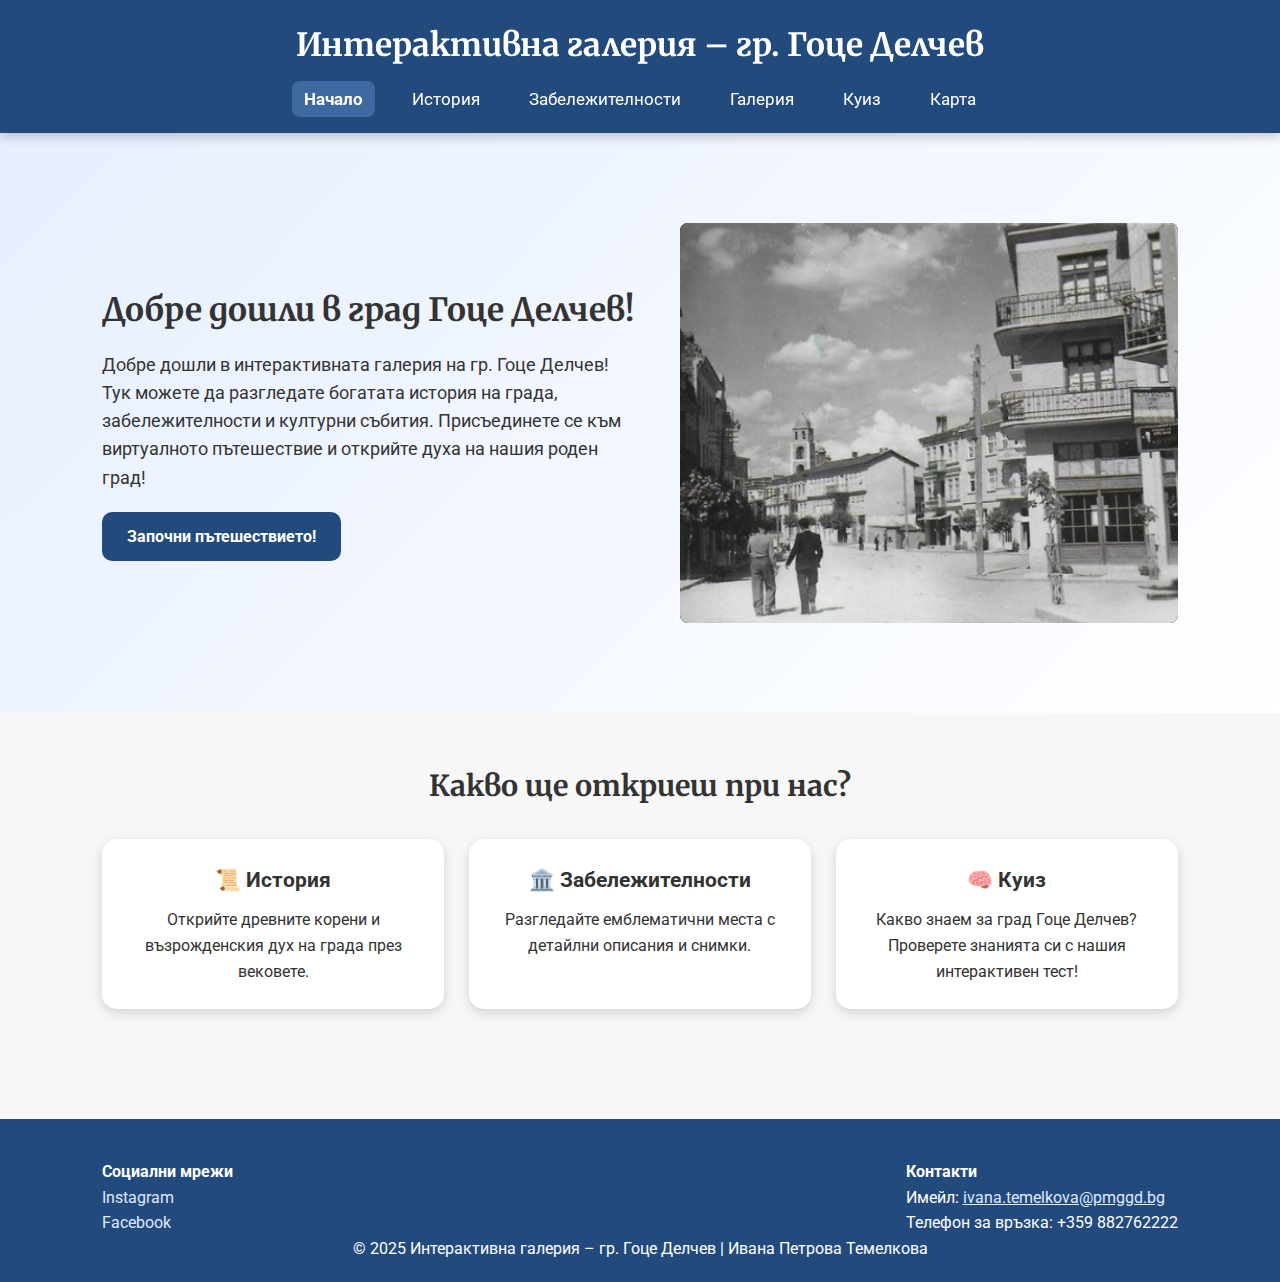
<file: index.html>
<!DOCTYPE html>
<html lang="bg">
<head>
    <meta charset="UTF-8">
    <meta name="viewport" content="width=device-width, initial-scale=1.0">
    <meta name="description" content="Виртуално пътешествие и интерактивна галерия, посветена на историята, забележителностите и културата на град Гоце Делчев.">
    <link rel="icon" type="image/png" href="images/favicon.png"> 
    
    <title>Начало | Интерактивна галерия – гр. Гоце Делчев</title>
    
    <link href="https://fonts.googleapis.com/css2?family=Merriweather:wght@400;700&family=Roboto:wght@300;400;700&display=swap" rel="stylesheet">
    <link rel="stylesheet" href="index.css">
</head>
<body>
    <header>
        <h1 class="site-title">Интерактивна галерия – гр. Гоце Делчев</h1>
        <nav class="main-nav">
            <ul class="nav-list">
                <li><a href="index.html" class="active-link">Начало</a></li>
                <li><a href="history.html">История</a></li>
                <li><a href="sights.html">Забележителности</a></li>
                <li><a href="gallery.html">Галерия</a></li>
                <li><a href="quiz.html">Куиз</a></li>
                <li><a href="map.html">Карта</a></li>
            </ul>
        </nav>
    </header>
    
    <div id="search-container" class="search-bar hidden">
        <input type="search" id="site-search" placeholder="Търсене в сайта..." aria-label="Поле за търсене">
        <button type="submit" class="search-submit">Търси</button>
    </div>
    
    <main>
        <section class="hero-section">
            <div class="hero-content">
                <h2 class="section-heading">Добре дошли в град Гоце Делчев!</h2>
                <p class="intro-text">Добре дошли в интерактивната галерия на гр. Гоце Делчев! Тук можете да разгледате богатата история на града, забележителности и културни събития. Присъединете се към виртуалното пътешествие и открийте духа на нашия роден град!</p>
                <a href="history.html" class="cta-button">Започни пътешествието!</a>
            </div>
            <div class="magnifier-wrapper">
    <div class="magnifier">
        <img src="images/Goce Delchev.png" alt="Панорамна снимка на град Гоце Делчев">
    </div>
</div>

            </figure>
        </section>
        
        <section class="key-features">
            <h3 class="features-heading">Какво ще откриеш при нас?</h3>
            <div class="feature-grid">
                <div class="feature-card">
                    <h4>📜 История</h4>
                    <p>Открийте древните корени и възрожденския дух на града през вековете.</p>
                </div>
                <div class="feature-card">
                    <h4>🏛️ Забележителности</h4>
                    <p>Разгледайте емблематични места с детайлни описания и снимки.</p>
                </div>
                <div class="feature-card">
                    <h4>🧠 Куиз</h4>
                    <p>Какво знаем за град Гоце Делчев? Проверете знанията си с нашия интерактивен тест!</p>
                </div>
            </div>
        </section>
        
    </main>
    
    <footer>
        <div class="footer-content">
            <div class="footer-nav">
                <h4>Социални мрежи</h4>
                <ul>
                    <li><a href="https://www.instagram.com/ivanaatemelkovaa/">Instagram</a></li>
                    <li><a href="https://www.facebook.com/profile.php?id=100050478510328&locale=bg_BG">Facebook</a></li>
            </div>
            <div class="contact-info">
                <h4>Контакти</h4>
                <p>Имейл: <a href="mailto:ivana.temelkova@pmggd.bg">ivana.temelkova@pmggd.bg</a></p>
                <p>Телефон за връзка: +359 882762222</p>
            </div>
        </div>
        <center><p class="copyright-line">&copy; 2025 Интерактивна галерия – гр. Гоце Делчев | Ивана Петрова Темелкова</p> </center>
    </footer>
    
    
</body>
</html>
</file>
<file: index.css>
/* ------------------------------
   Общи настройки
--------------------------------*/
* {
    margin: 0;
    padding: 0;
    box-sizing: border-box;
}

body {
    font-family: 'Roboto', sans-serif;
    line-height: 1.6;
    background-color: #f7f7f7;
    color: #333;
}

/* ------------------------------
   Хедър и навигация
--------------------------------*/
header {
    background: #234a7c;
    color: white;
    padding: 20px 0;
    box-shadow: 0 4px 10px rgba(0,0,0,0.2);
    position: sticky;
    top: 0;
    z-index: 100;
}

.site-title {
    text-align: center;
    font-family: 'Merriweather', serif;
    font-size: 2rem;
    margin-bottom: 15px;
}

.main-nav .nav-list {
    display: flex;
    justify-content: center;
    gap: 25px;
    list-style: none;
}

.nav-list a,
.search-btn {
    color: white;
    text-decoration: none;
    font-size: 1.05rem;
    padding: 8px 12px;
    border-radius: 8px;
    transition: background 0.3s;
}

.nav-list a:hover,
.search-btn:hover {
    background: #3e6aa1;
}

.active-link {
    background: #3e6aa1;
    font-weight: bold;
}

/* ------------------------------
   Търсачка
--------------------------------*/
.search-bar {
    background: #ffffff;
    padding: 15px;
    box-shadow: 0 4px 10px rgba(0,0,0,0.15);
    display: flex;
    justify-content: center;
    gap: 10px;
}

.search-bar.hidden {
    display: none;
}

#site-search {
    width: 250px;
    padding: 10px;
    border: 2px solid #234a7c;
    border-radius: 6px;
    font-size: 1rem;
}

.search-submit {
    padding: 10px 18px;
    background: #234a7c;
    color: white;
    border: none;
    border-radius: 6px;
    cursor: pointer;
    transition: background 0.3s;
}

.search-submit:hover {
    background: #3e6aa1;
}

/* ------------------------------
   Hero секция
--------------------------------*/
.hero-section {
    display: flex;
    justify-content: space-between;
    align-items: center;
    gap: 40px;
    padding: 40px 8%;
    background: linear-gradient(135deg, #e6efff, #ffffff);
}

.hero-content {
    max-width: 50%;
}

.section-heading {
    font-family: 'Merriweather', serif;
    font-size: 2rem;
    margin-bottom: 15px;
}

.intro-text {
    margin-bottom: 20px;
    font-size: 1.1rem;
}

.cta-button {
    display: inline-block;
    background: #234a7c;
    padding: 12px 25px;
    color: white;
    border-radius: 10px;
    text-decoration: none;
    font-weight: bold;
    transition: background 0.3s;
}

.cta-button:hover {
    background: #3e6aa1;
}

.main-image-container {
    max-width: 45%;
    text-align: center;
}

.main-image {
    width: 100%;
    border-radius: 15px;
    box-shadow: 0 6px 12px rgba(0,0,0,0.25);
}

.image-caption {
    margin-top: 10px;
    font-size: 0.9rem;
    font-style: italic;
}

/* ------------------------------
   Features секция
--------------------------------*/
.key-features {
    padding: 50px 8%;
    text-align: center;
}

.features-heading {
    font-family: 'Merriweather', serif;
    font-size: 1.8rem;
    margin-bottom: 30px;
}

.feature-grid {
    display: grid;
    grid-template-columns: repeat(auto-fit, minmax(230px, 1fr));
    gap: 25px;
}

.feature-card {
    background: white;
    padding: 25px;
    border-radius: 15px;
    box-shadow: 0 4px 12px rgba(0,0,0,0.15);
    transition: transform 0.3s;
}

.feature-card:hover {
    transform: translateY(-5px);
}

.feature-card h4 {
    font-size: 1.3rem;
    margin-bottom: 10px;
}

/* ------------------------------
   Footer
--------------------------------*/
footer {
    background: #234a7c;
    color: white;
    padding: 40px 8% 20px;
    margin-top: 60px;
}

.footer-content {
    display: flex;
    justify-content: space-between;
    flex-wrap: wrap;
    gap: 30px;
}

.footer-nav ul {
    list-style: none;
}

.footer-nav a {
    color: #dfe9ff;
    text-decoration: none;
}

.footer-nav a:hover {
    text-decoration: underline;
}

.contact-info a {
    color: #dfe9ff;
}

copyright-line {
    text-align: center;
    margin-top: 25px;
    opacity: 0.7;
    font-size: 0.9rem;
}

/* ------------------------------
   Responsive дизайн
--------------------------------*/
@media (max-width: 900px) {
    .hero-section {
        flex-direction: column;
        text-align: center;
    }

    .hero-content, 
    .main-image-container {
        max-width: 100%;
    }
}
.magnifier-wrapper {
    width: 600px;
    height: 400px;
    overflow: hidden;
    position: relative;
    margin: 50px auto;
    border-radius: 8px;
    cursor: none; /* скриваме стандартния курсор */
    background-color: #000;
}

.magnifier {
    width: 100%;
    height: 100%;
    position: relative;
    overflow: hidden;
}

.magnifier img {
    width: 100%;
    height: 100%;
    object-fit: cover;
    object-position: left; /* започва с фокус върху лявата половина */
    transition: transform 1s ease, object-position 2s ease;
}

/* Създаваме лупа при hover */
.magnifier-wrapper:hover img {
    transform: scale(2); /* увеличаване */
    object-position: right; /* плавно преминаване към дясната половина */
}

/* Добавяне на стилен кръгъл курсор-лупа */
.magnifier-wrapper::after {
    content: '';
    position: absolute;
    width: 150px;
    height: 150px;
    border: 3px solid rgba(255,255,255,0.8);
    border-radius: 50%;
    pointer-events: none; /* за да не пречи на hover */
    transform: translate(-50%, -50%);
    top: 50%;
    left: 50%;
    opacity: 0;
    transition: opacity 0.3s ease;
}

.magnifier-wrapper:hover::after {
    opacity: 1;
}
</file>
